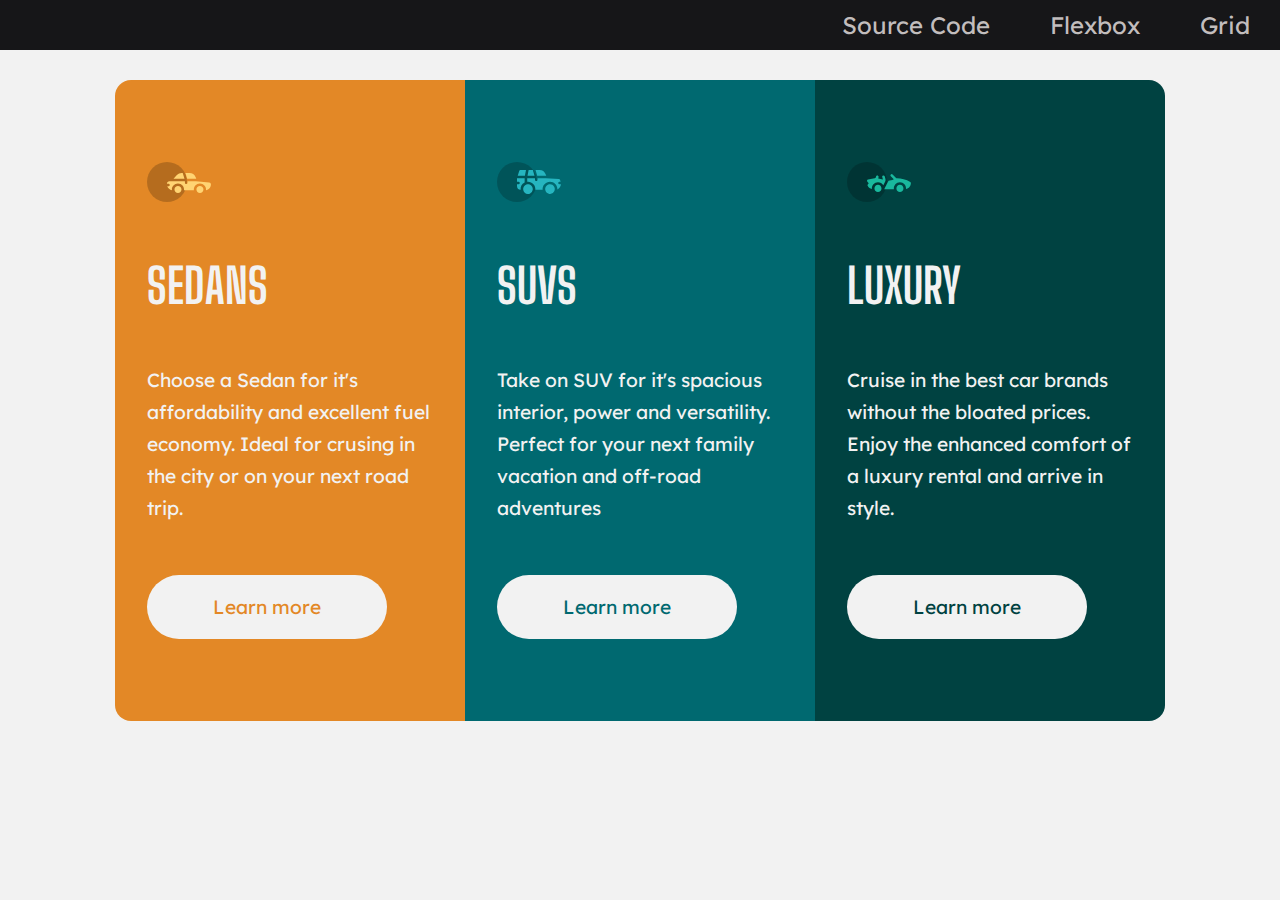
<file: index.html>
<!DOCTYPE html>
<html lang="en">
<head>
    <meta charset="UTF-8">
    <meta http-equiv="X-UA-Compatible" content="IE=edge">
    <meta name="viewport" content="width=device-width, initial-scale=1.0">
    <title>Document</title>
    <link rel="stylesheet" href="style.css">
    
</head>
<body>
    
    <section class="container">
        <header>
            <nav class="thenav">
              <a href="https://github.com/onwuachumba/grid-flex/blob/main/index.html" target="_blank"><i class="fab fa-github"></i> Source Code</a>
              <a href="index.html"><i class="fa-solid fa-right-to-bracket"></i> Flexbox</a>
              <a href="grid.html"><i class="fa-solid fa-right-to-bracket"></i> Grid</a>
            </nav>
        </header>    
        <div class="card-one card">
            <div class="card-image ">
                <svg width="64" height="40" xmlns="http://www.w3.org/2000/svg"><g fill="none" fill-rule="evenodd"><circle fill="#000" opacity=".201" cx="20" cy="20" r="20"/><path d="M52.936 24.11c1.942 0 3.517 1.542 3.517 3.445 0 1.903-1.575 3.445-3.517 3.445s-3.516-1.542-3.516-3.445c0-1.903 1.574-3.445 3.516-3.445zm-21.957 0c1.942 0 3.517 1.542 3.517 3.445 0 1.903-1.575 3.445-3.517 3.445s-3.516-1.542-3.516-3.445c0-1.903 1.574-3.445 3.516-3.445zm6.948-4.848v1.429c0 .716.61 1.293 1.348 1.259a1.295 1.295 0 001.225-1.295v-1.393h8.256l13.483 1.313c.956.093 1.676.881 1.676 1.814 0 2.89-2.126 5.303-4.926 5.819.397-3.557-2.458-6.62-6.053-6.62-3.646 0-6.504 3.14-6.039 6.723h-9.879c.466-3.588-2.397-6.722-6.039-6.722-3.595 0-6.45 3.062-6.052 6.62-2.14-.398-3.916-1.912-4.61-3.931h1.142c.731 0 1.32-.598 1.285-1.322-.033-.678-.629-1.2-1.322-1.2H20v-.251c0-1.274 1.066-2.243 2.306-2.243h15.62zM42.59 11c2.645 0 4.99 1.556 5.972 3.963l.726 1.779H40.17L38.413 11h4.178zm-6.865 0l1.758 5.741H26.505l3.357-3.654A6.502 6.502 0 0134.644 11h1.082z" fill="#FFD473" fill-rule="nonzero"/></g></svg>
            </div>
            <h2>SEDANS</h2>
            <P>Choose a Sedan for it's affordability and excellent fuel economy. Ideal for crusing in the city or on your next road trip.</P>
            <button>Learn more</button>
        </div>

        <div class="card-two card">
            <div class="card-image">
                <svg width="64" height="40" xmlns="http://www.w3.org/2000/svg"><g fill="none" fill-rule="evenodd"><circle fill="#000" opacity=".201" cx="20" cy="20" r="20"/><path d="M31.002 22.358c2.917 0 5.18 2.593 4.762 5.506a4.828 4.828 0 01-2.962 3.778 4.797 4.797 0 01-5.3-1.165c-1.188-1.26-1.235-2.613-1.263-2.613-.42-2.924 1.857-5.506 4.763-5.506zm22 0c3.457 0 5.798 3.567 4.41 6.744A4.816 4.816 0 0152.3 31.94a4.826 4.826 0 01-4.06-4.077c-.42-2.915 1.846-5.506 4.762-5.506zm-15.04-6.083v1.462a1.29 1.29 0 001.352 1.29c.693-.033 1.227-.631 1.227-1.326v-1.426h8.3l13.056.716a1.29 1.29 0 011.164.917c.27.895.446 1.477.563 1.87h-1.047c-.694 0-1.291.534-1.324 1.228a1.29 1.29 0 001.288 1.352h1.445c-.164 2.225-1.57 4.193-3.6 5.05.13-4.212-3.255-7.63-7.384-7.63-4.317 0-7.762 3.718-7.358 8.086h-7.285c.43-4.655-3.503-8.531-8.131-8.046v-3.543h7.734zm-10.312 0v4.308a7.4 7.4 0 00-4.006 7.274 3.874 3.874 0 01-3.642-3.864v-1.635h1.46a1.29 1.29 0 000-2.58h-1.461v-3.213l.003-.29h7.646zm14.986-8.196c2.65 0 5 1.592 5.984 4.055l.63 1.579a5.525 5.525 0 01-.065-.004l-.026-.002-.034-.002-.022-.002a4.178 4.178 0 00-.224-.006l-.098-.001h-.039l-.136-.001h-.052l-.326-.001H40.211L38.528 8.08zm-13.632 0l-1.122 5.616h-7.144l1.47-4.71a1.29 1.29 0 011.231-.906h5.565zm6.832 0l1.683 5.615h-7.007l1.121-5.615h4.203z" fill="#26B5C0" fill-rule="nonzero"/></g></svg>
            </div>
            <h2>SUVS</h2>
            <P>Take on SUV for it's spacious interior, power and versatility. Perfect for your next family vacation and off-road adventures</P>
            <button>Learn more</button>
        </div>

        <div class="card-three card">
            <div class="card-image">
                <svg width="64" height="40" xmlns="http://www.w3.org/2000/svg"><g fill="none" fill-rule="evenodd"><circle fill="#000" opacity=".201" cx="20" cy="20" r="20"/><path d="M30.98 22.835c1.941 0 3.516 1.604 3.516 3.583 0 1.978-1.575 3.582-3.517 3.582s-3.516-1.604-3.516-3.582c0-1.979 1.574-3.583 3.516-3.583zm21.956 0c1.942 0 3.517 1.604 3.517 3.583 0 1.978-1.575 3.582-3.517 3.582s-3.516-1.604-3.516-3.582c0-1.979 1.574-3.583 3.516-3.583zm-9.143-10.45a1.27 1.27 0 011.819 0l3.715 3.784c4.444-.115 9.7 1.142 13.964 3.753.387.237.624.664.624 1.124 0 3.006-2.126 5.514-4.926 6.05.397-3.698-2.458-6.882-6.053-6.882-3.646 0-6.504 3.264-6.039 6.99h-9.669c.76-1.544.993-2.026 1.337-2.711l.082-.162c.421-.835 1.056-2.07 2.883-5.65 1.68-.023 3.47-.408 5.247-1.403l-2.984-3.04a1.328 1.328 0 010-1.854zm-7.68 1.064c.683-.2 1.395.202 1.592.898l.749 2.652a3.46 3.46 0 01-.247 2.51l-1.733 3.395-.216.424c-1.07-1.89-3.06-3.114-5.279-3.114-3.595 0-6.45 3.184-6.052 6.885-1.832-.347-3.414-1.537-4.278-3.276a1.331 1.331 0 01.117-1.376l.955-1.303-1.325-1.295c-.751-.735-.376-2.024.64-2.231l6.614-1.346.13-.026c.092-.019.145-.03.157-.031.314-.146 1.07-.591 1.07-1.506 0-.734.592-1.327 1.316-1.31.712.016 1.268.662 1.256 1.388a4.11 4.11 0 01-.348 1.611 22.69 22.69 0 014.7 1.146l-.7-2.473a1.314 1.314 0 01.882-1.622z" fill="#19B89D" fill-rule="nonzero"/></g></svg>
            </div>
            <h2>LUXURY</h2>
            <P>Cruise in the best car brands without the bloated prices. Enjoy the enhanced comfort of a luxury rental and arrive in style.</P>
            <button>Learn more</button>
        </div>
    </section>
</body>
</html>
</file>
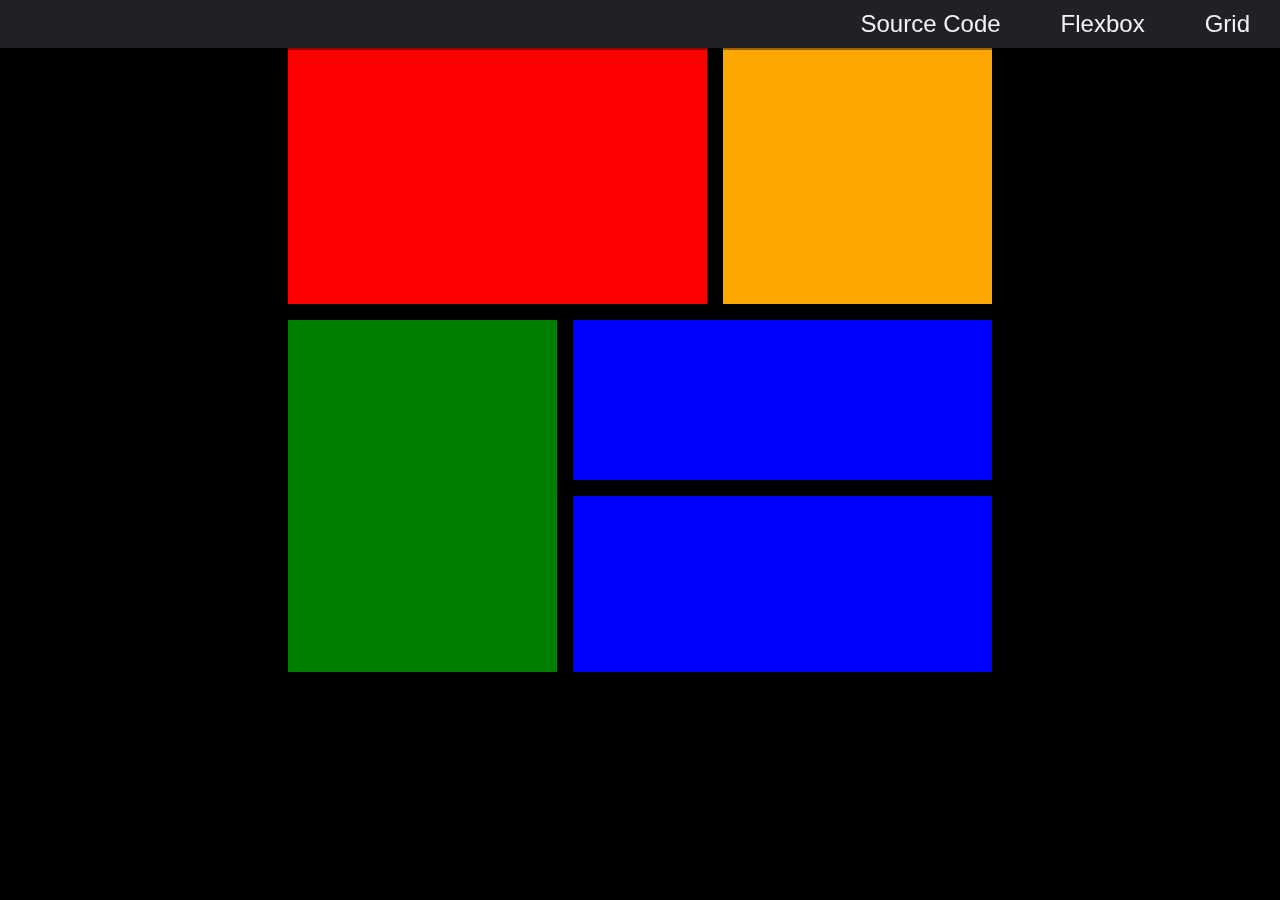
<file: grid.html>
<!DOCTYPE html>
<html lang="en">
<head>
    <meta charset="UTF-8">
    <meta http-equiv="X-UA-Compatible" content="IE=edge">
    <meta name="viewport" content="width=device-width, initial-scale=1.0">
    <title>Document</title>
    <link rel="stylesheet" href="grid.css">
    <link rel="shortcut icon" href="favicon-32x32 (1).png" type="image/x-icon">
</head>
<body>

    
    <main>
        <header>
            <nav class="topnav">
              <a href="https://github.com/onwuachumba/grid-flex/blob/main/grid.html" target="_blank"><i class="fab fa-github"></i> Source Code</a>
              <a href="index.html"><i class="fa-solid fa-right-to-bracket"></i> Flexbox</a>
              <a href="grid.html"><i class="fa-solid fa-right-to-bracket"></i> Grid</a>
            </nav>
          </header>
        <div class="item-a"></div>
        <div class="item-b"></div>
        <div class="item-c"></div>
        <div class="item-d"></div>
        <div class="item-e"></div>
    </main>
       
        

</body>
</html>
</file>
<file: style.css>
@import url('https://fonts.googleapis.com/css2?family=Big+Shoulders+Display:wght@700&family=Lexend+Deca&display=swap');



*{
    box-sizing: border-box;
    padding: 0;
    margin: 0;

}
:root{
    /* Colors */
    /* primary */
     --bright-orange: hsl(31, 77%, 52%);
     --dark-cyan: hsl(184, 100%, 22%);
     --very-dark-cyan: hsl(179, 100%, 13%);

     /* neutral */
     --Transparent-white-paragraphs: hsla(0, 0%, 100%, 0.75);
     --Very-light-gray-background_headings_buttons: hsl(0, 0%, 95%);

     /* Typography */
     /* body copy */
     --font-size: 15px;

     /* fonts */
     --font-family_lexend_deca: 'Lexend Deca', sans-serif;
     --font-weights-400: 400;
     
     
     --font-weights-700: 700;
     --font-family_bigshoulder: 'Big Shoulders Display', cursive;
}
body{
    background-color: var(--Very-light-gray-background_headings_buttons);
    /* height: 100%; */

  font-size: var(--font-size);  
}

.thenav {
    overflow: hidden;
    background-color: rgb(22, 22, 24);
    color: rgb(241, 233, 233)
    box-shadow: 0 2px 0 rgba(0, 0, 0, 0.4);
    display: flex;
    justify-content: flex-end;
    position: fixed;
    top: 0;
    left: 0;
    width: 100%;
    font-family: var(--font-family_lexend_deca);
  }

  .thenav a {
    float: left;
    display: block;
    color: rgba(219, 213, 213, 0.877);
    text-align: center;
    padding: 10px 30px;
    text-decoration: none;
    font-size: 1.5rem;
    height: 100%;
    transition: transform 0.3s ease-out;
  }

h2{
    font-family: var(--font-family_bigshoulder);
    font-weight: 700;
    color: var(--Very-light-gray-background_headings_buttons);
    font-size: 3rem;
}
p{
    font-family: var(--font-family_lexend_deca);
    font-weight: 400;
    color: var(--Very-light-gray-background_headings_buttons);
    font-size: 1.2rem;
    line-height: 2rem;

}

.card{
     height: 641px; 
     width: 350px;
     min-width: 300px;
    padding: 2rem;
    display: flex;
    flex-direction: column;
    justify-content: space-evenly;
}
.container{
    display: flex;
    justify-content: center;
    width: 100%;
    max-width: 1440px;
    margin: 5rem auto;
}

.card-one{
    background-color: var(--bright-orange);
    
    border-top-right-radius: 0;
    border-bottom-right-radius: 0;
    border-top-left-radius: 1rem;
    border-bottom-left-radius: 1rem;
}

.card-two{
    background-color:var(--dark-cyan);
   
}

.card-three{
    background-color: var(--very-dark-cyan);
    border-top-right-radius: 1rem;
    border-bottom-right-radius: 1rem;
    border-top-left-radius: 0;
    border-bottom-left-radius: 0;
}

button{
    cursor: pointer;
    outline: none;
    border: none;
    border-radius: 5rem;
    padding-top: 1rem 2rem;
    background-color: var(--Very-light-gray-background_headings_buttons);
    font-size: 1.2rem;
    font-family: var(--font-family_lexend_deca);
    width: 240px;
    height: 64px;
    transition: 300ms ease-in-out;
}
.card-one button{
    color: var(--bright-orange);
}
.card-two button{
    color: var(--dark-cyan);
}
.card-three button{
    color: var(--very-dark-cyan);
}
button:hover{
    
    border: 1px solid #f0f0f0;
    background-color: transparent;
    color: #f0f0f0!important;
}
@media screen and (max-width: 550px) {
    .container{
        display: flex;
        flex-direction: column;
        justify-content: center;
        align-items:center ;
        width: 100%;
        padding: 1rem 0;
        
        /* margin: 1rem auto; */
}
.thenav{
    justify-content: center;
}

.thenav a{
    justify-content: center;
}

.card{
    height: 550px; 
    width: 300px;
    min-width: 280px;
   padding: 1rem;
   display: flex;
   flex-direction: column;
   /* justify-content: space-evenly; */
}
.card-one{
    
    
    border-top-right-radius: 1rem;
    border-bottom-right-radius: 0;
    border-top-left-radius: 1rem;
    border-bottom-left-radius: 0;
}

 
.card-three{
    
    border-top-right-radius: 0;
    border-bottom-right-radius: 1rem;
    border-top-left-radius: 0;
    border-bottom-left-radius: 1rem;
}
}
</file>
<file: grid.css>
*{
    margin: 0;
    padding: 0;
    box-sizing: border-box;
}

body{
    background-color: black;
    
    place-items: center;
    height: 100vh;
   
}

.topnav {
    overflow: hidden;
    background-color: #202124;
    color: #f0f0f0;
    box-shadow: 0 2px 0 rgba(0, 0, 0, 0.4);
    display: flex;
    justify-content: flex-end;
    position: fixed;
    top: 0;
    left: 0;
    width: 100%;
    font-family: 'Lexend Deca', sans-serif;
  }
  
  .topnav a {
    color: #f2f2f2;
    padding: 10px 30px;
    text-decoration: none;
    font-size: 1.5rem;
    height: 100%;
    transition: transform 0.3s ease-out;
  }
  

 main{
     display: grid;
     grid-template-areas: 
    
     "a a b"
     "a a b"
     "a a b"
      "c d d"
      "c d d"
      "c e e"
      "c e e"
     ;
     gap: 1rem;
    margin: auto;
     width: 60%; 

    /* grid-template-rows: 1fr 1.5fr 1fr 1fr 1fr; */
    grid-template-rows: 5rem 5rem 5rem 5rem 4rem 5rem 5rem;

    grid-template-columns: 1fr 0.5fr 1fr;
    padding: 2rem;
 }

 main div{
     padding: 2rem;
     border-radius: none;

 }
 .item-a{
     background-color: red;
     grid-area: a;
 }

 .item-b{
     background-color: orange;
     grid-area: b;
 }
 .item-c{
     background-color: green;
     grid-area: c;
 }

 .item-d{
     background-color: blue;
     grid-area: d;

 }
 .item-e{
     background-color: blue;
     grid-area: e;
 }

 @media screen and (max-width: 800px){ 

     
          .topnav { 
           justify-content: center;
     
         }
          .topnav a{ 
             justify-content: center;
         }
          main{ 
             flex-direction: row;
             justify-content: center;
         }
 }
     
 
  @media screen and (max-width:550px){

    
 main{
    display: grid;
    grid-template-areas: 
   
    "a  "
    "a  "
    "b"
    "b"
    "c"
    "c"
     "d"
     "d"
     "e"
     "e"
    
    ;
    gap: 1rem;
   /* margin: auto; */
    width: 100%; 

   
   grid-template-rows: 5rem 5rem 5rem 5rem 5rem 5rem 5rem 5rem 5rem 5rem;

   grid-template-columns: 1fr ;
   padding: 5rem 1rem;
}

  }
</file>
